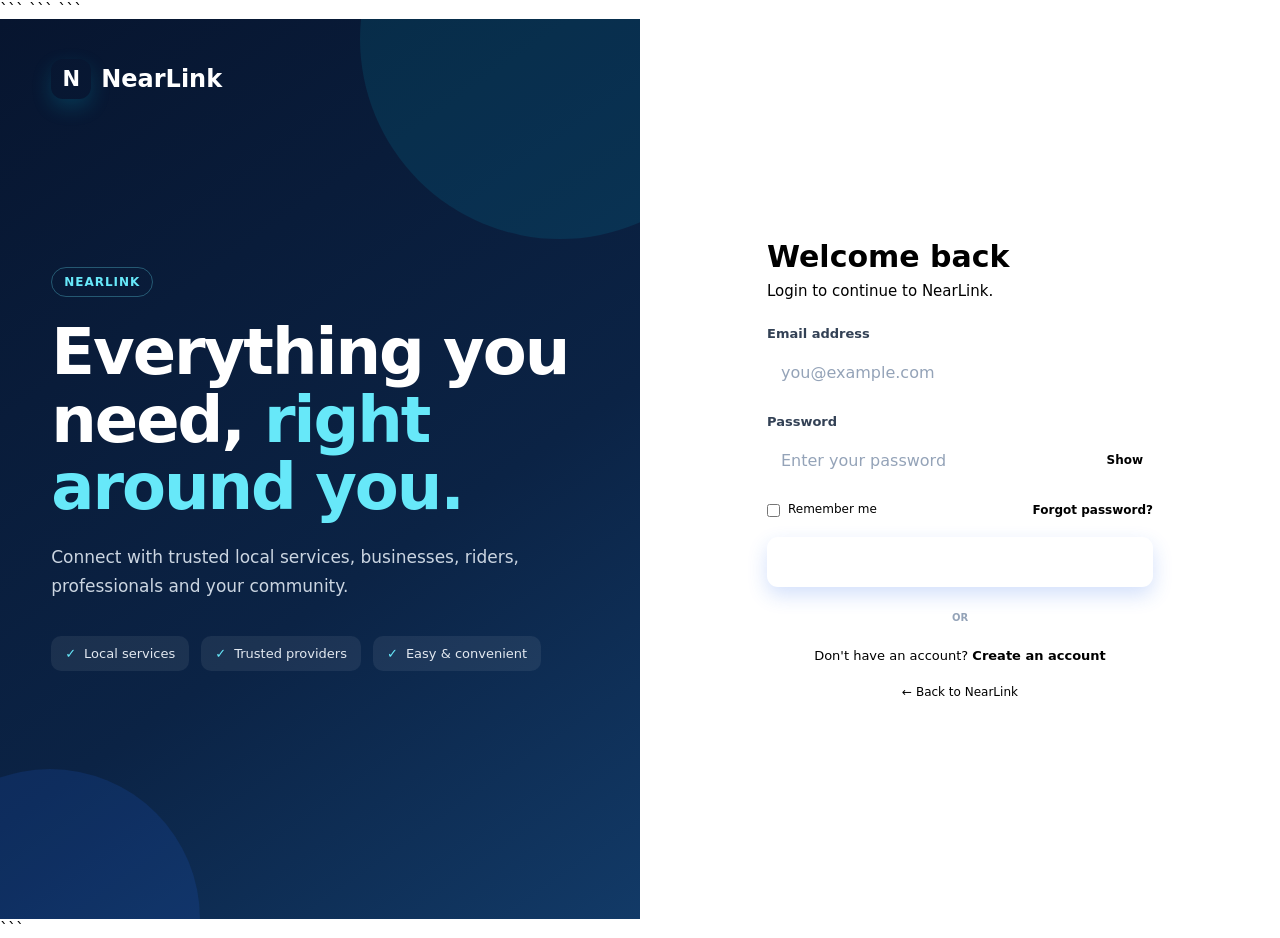
<file: login.html>
<!DOCTYPE html>

<html lang="en">
<head>
    <meta charset="UTF-8">
    <meta name="viewport" content="width=device-width, initial-scale=1.0">

```
<title>Login — NearLink</title>

<link rel="stylesheet" href="auth.css">
```

</head>

<body class="auth-page">

```
<main class="auth-container">

    <!-- BRAND SECTION -->
    <section class="auth-brand">

        <a href="index.html" class="auth-logo">
            <span class="logo-mark">N</span>
            <span>NearLink</span>
        </a>

        <div class="brand-content">

            <span class="brand-badge">NEARLINK</span>

            <h1>
                Everything you need,
                <span>right around you.</span>
            </h1>

            <p>
                Connect with trusted local services, businesses,
                riders, professionals and your community.
            </p>

            <div class="auth-benefits">

                <div>
                    <span>✓</span>
                    Local services
                </div>

                <div>
                    <span>✓</span>
                    Trusted providers
                </div>

                <div>
                    <span>✓</span>
                    Easy & convenient
                </div>

            </div>

        </div>

    </section>


    <!-- LOGIN CARD -->
    <section class="auth-card">

        <div class="auth-header">
            <h2>Welcome back</h2>
            <p>Login to continue to NearLink.</p>
        </div>


        <!-- AUTH MESSAGE -->
        <div id="authMessage" class="auth-message"></div>


        <!-- LOGIN FORM -->
        <form id="loginForm">

            <!-- EMAIL -->
            <div class="form-group">

                <label for="loginEmail">
                    Email address
                </label>

                <input
                    type="email"
                    id="loginEmail"
                    name="email"
                    placeholder="you@example.com"
                    autocomplete="email"
                    required
                >

            </div>


            <!-- PASSWORD -->
            <div class="form-group">

                <label for="loginPassword">
                    Password
                </label>

                <div class="password-wrapper">

                    <input
                        type="password"
                        id="loginPassword"
                        name="password"
                        placeholder="Enter your password"
                        autocomplete="current-password"
                        required
                    >

                    <button
                        type="button"
                        class="password-toggle"
                        data-target="loginPassword"
                        aria-label="Show password"
                    >
                        Show
                    </button>

                </div>

            </div>


            <!-- OPTIONS -->
            <div class="form-options">

                <label class="checkbox-label">

                    <input
                        type="checkbox"
                        id="rememberMe"
                    >

                    <span>
                        Remember me
                    </span>

                </label>


                <button
                    type="button"
                    id="forgotPassword"
                    class="text-button"
                >
                    Forgot password?
                </button>

            </div>


            <!-- LOGIN BUTTON -->
            <button
                type="submit"
                class="auth-btn"
                id="loginBtn"
            >
                Login
            </button>

        </form>


        <!-- DIVIDER -->
        <div class="divider">
            <span>OR</span>
        </div>


        <!-- SIGNUP -->
        <p class="auth-switch">

            Don't have an account?

            <a href="signup.html">
                Create an account
            </a>

        </p>


        <!-- HOME -->
        <a href="index.html" class="back-home">
            ← Back to NearLink
        </a>

    </section>

</main>


<!-- AUTH JAVASCRIPT -->
<script src="auth.js"></script>
```

</body>
</html>
</file>
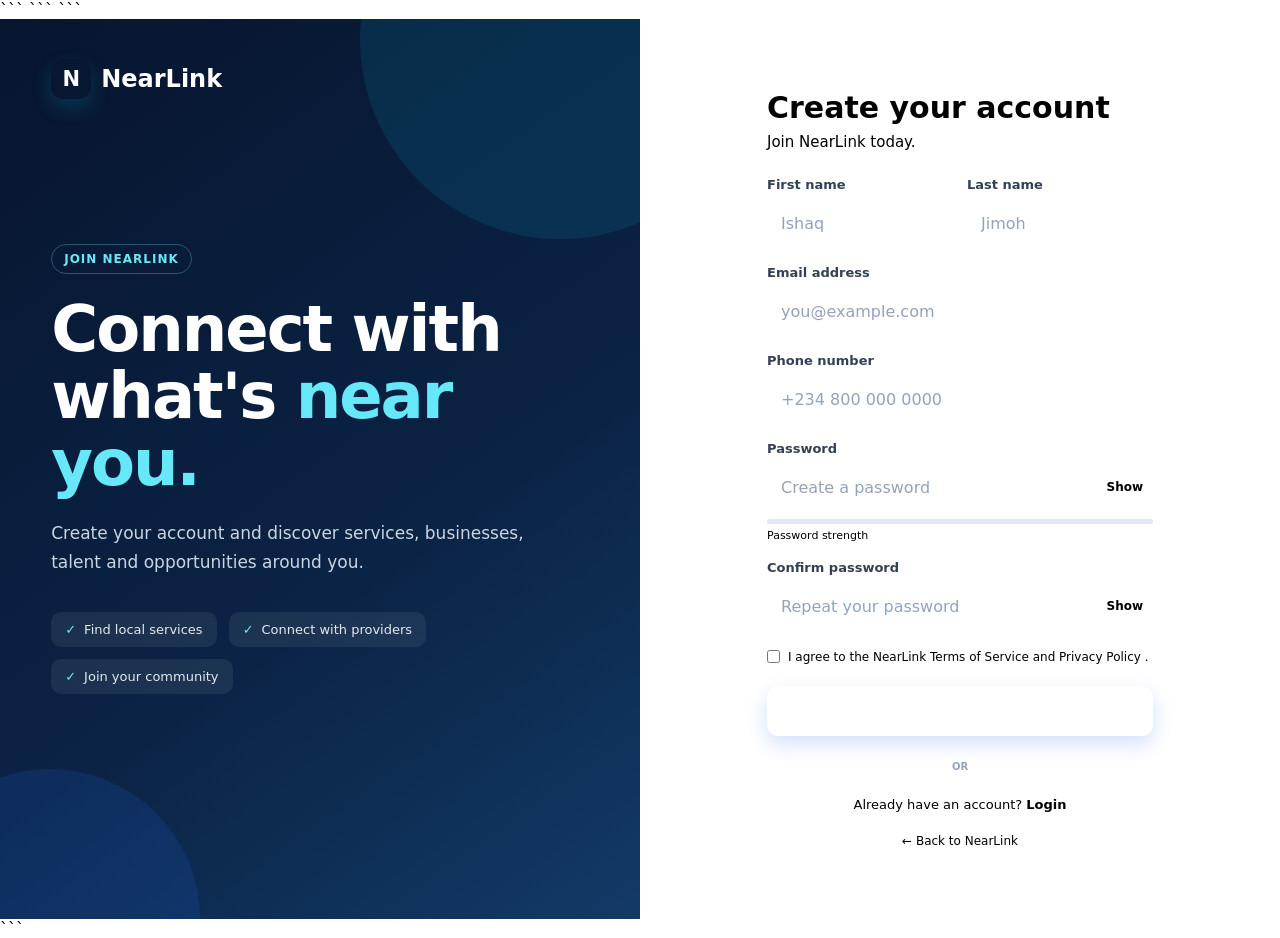
<file: signup.html>
<!DOCTYPE html>

<html lang="en">
<head>
    <meta charset="UTF-8">
    <meta name="viewport" content="width=device-width, initial-scale=1.0">
    <title>Create Account — NearLink</title>

```
<link rel="stylesheet" href="auth.css">
```

</head>

<body class="auth-page">

```
<main class="auth-container">

    <!-- BRAND SECTION -->
    <section class="auth-brand">

        <a href="index.html" class="auth-logo">
            <span class="logo-mark">N</span>
            <span>NearLink</span>
        </a>

        <div class="brand-content">

            <span class="brand-badge">JOIN NEARLINK</span>

            <h1>
                Connect with what's
                <span>near you.</span>
            </h1>

            <p>
                Create your account and discover services,
                businesses, talent and opportunities around you.
            </p>

            <div class="auth-benefits">

                <div>
                    <span>✓</span>
                    Find local services
                </div>

                <div>
                    <span>✓</span>
                    Connect with providers
                </div>

                <div>
                    <span>✓</span>
                    Join your community
                </div>

            </div>

        </div>

    </section>


    <!-- SIGNUP CARD -->
    <section class="auth-card signup-card">

        <div class="auth-header">
            <h2>Create your account</h2>
            <p>Join NearLink today.</p>
        </div>


        <!-- AUTH MESSAGE -->
        <div id="authMessage" class="auth-message"></div>


        <!-- SIGNUP FORM -->
        <form id="signupForm">

            <!-- NAME -->
            <div class="form-row">

                <div class="form-group">

                    <label for="firstName">
                        First name
                    </label>

                    <input
                        type="text"
                        id="firstName"
                        name="firstName"
                        placeholder="Ishaq"
                        autocomplete="given-name"
                        required
                    >

                </div>


                <div class="form-group">

                    <label for="lastName">
                        Last name
                    </label>

                    <input
                        type="text"
                        id="lastName"
                        name="lastName"
                        placeholder="Jimoh"
                        autocomplete="family-name"
                        required
                    >

                </div>

            </div>


            <!-- EMAIL -->
            <div class="form-group">

                <label for="signupEmail">
                    Email address
                </label>

                <input
                    type="email"
                    id="signupEmail"
                    name="email"
                    placeholder="you@example.com"
                    autocomplete="email"
                    required
                >

            </div>


            <!-- PHONE -->
            <div class="form-group">

                <label for="signupPhone">
                    Phone number
                </label>

                <input
                    type="tel"
                    id="signupPhone"
                    name="phone"
                    placeholder="+234 800 000 0000"
                    autocomplete="tel"
                >

            </div>


            <!-- PASSWORD -->
            <div class="form-group">

                <label for="signupPassword">
                    Password
                </label>

                <div class="password-wrapper">

                    <input
                        type="password"
                        id="signupPassword"
                        name="password"
                        placeholder="Create a password"
                        autocomplete="new-password"
                        required
                    >

                    <button
                        type="button"
                        class="password-toggle"
                        data-target="signupPassword"
                        aria-label="Show password"
                    >
                        Show
                    </button>

                </div>


                <!-- PASSWORD STRENGTH -->
                <div class="password-strength">

                    <div class="strength-bar">
                        <div id="strengthProgress"></div>
                    </div>

                    <span id="passwordStrength">
                        Password strength
                    </span>

                </div>

            </div>


            <!-- CONFIRM PASSWORD -->
            <div class="form-group">

                <label for="confirmPassword">
                    Confirm password
                </label>

                <div class="password-wrapper">

                    <input
                        type="password"
                        id="confirmPassword"
                        name="confirmPassword"
                        placeholder="Repeat your password"
                        autocomplete="new-password"
                        required
                    >

                    <button
                        type="button"
                        class="password-toggle"
                        data-target="confirmPassword"
                        aria-label="Show password"
                    >
                        Show
                    </button>

                </div>

            </div>


            <!-- TERMS -->
            <label class="terms-label">

                <input
                    type="checkbox"
                    id="acceptTerms"
                    required
                >

                <span>
                    I agree to the NearLink
                    <a href="#" onclick="return false;">
                        Terms of Service
                    </a>
                    and
                    <a href="#" onclick="return false;">
                        Privacy Policy
                    </a>.
                </span>

            </label>


            <!-- SUBMIT -->
            <button
                type="submit"
                class="auth-btn"
                id="signupBtn"
            >
                Create Account
            </button>

        </form>


        <!-- DIVIDER -->
        <div class="divider">
            <span>OR</span>
        </div>


        <!-- LOGIN -->
        <p class="auth-switch">

            Already have an account?

            <a href="login.html">
                Login
            </a>

        </p>


        <!-- HOME -->
        <a href="index.html" class="back-home">
            ← Back to NearLink
        </a>

    </section>

</main>


<!-- AUTH JAVASCRIPT -->
<script src="auth.js"></script>
```

</body>
</html>
</file>
<file: auth.css>
```css
:root {
    --primary: #2563eb;
    --primary-dark: #1d4ed8;
    --cyan: #06b6d4;

    --navy: #07152f;
    --navy-light: #0b2345;

    --white: #ffffff;
    --background: #f7faff;

    --text: #172033;
    --muted: #64748b;

    --border: #dbe4f0;

    --success: #10b981;
    --danger: #ef4444;

    --shadow: 0 20px 60px rgba(15, 23, 42, 0.12);
}

* {
    margin: 0;
    padding: 0;
    box-sizing: border-box;
}

html {
    scroll-behavior: smooth;
}

body {
    font-family:
        Inter,
        system-ui,
        -apple-system,
        BlinkMacSystemFont,
        "Segoe UI",
        sans-serif;

    background: var(--background);
    color: var(--text);
}

button,
input {
    font: inherit;
}

button {
    cursor: pointer;
}

/* =========================
   AUTH PAGE
========================= */

.auth-page {
    min-height: 100vh;

    background:
        radial-gradient(
            circle at top left,
            rgba(37, 99, 235, 0.12),
            transparent 35%
        ),
        var(--background);
}

.auth-container {
    min-height: 100vh;

    display: grid;
    grid-template-columns: 1fr 1fr;
}

/* =========================
   BRAND SIDE
========================= */

.auth-brand {
    position: relative;
    overflow: hidden;

    padding: 60px 8%;

    background:
        linear-gradient(
            145deg,
            #07152f,
            #0b2345 60%,
            #123a67
        );

    color: white;

    display: flex;
    flex-direction: column;
    justify-content: center;
}

.auth-brand::before {
    content: "";

    position: absolute;

    width: 400px;
    height: 400px;

    border-radius: 50%;

    background: rgba(6, 182, 212, 0.12);

    top: -180px;
    right: -120px;

    pointer-events: none;
}

.auth-brand::after {
    content: "";

    position: absolute;

    width: 300px;
    height: 300px;

    border-radius: 50%;

    background: rgba(37, 99, 235, 0.15);

    bottom: -150px;
    left: -100px;

    pointer-events: none;
}

/* =========================
   LOGO
========================= */

.auth-logo {
    position: absolute;

    top: 40px;
    left: 8%;

    display: inline-flex;
    align-items: center;
    gap: 10px;

    color: white;
    text-decoration: none;

    font-size: 24px;
    font-weight: 800;

    z-index: 5;
}

.logo-mark {
    width: 40px;
    height: 40px;

    display: grid;
    place-items: center;

    border-radius: 12px;

    background:
        linear-gradient(
            135deg,
            var(--primary),
            var(--cyan)
        );

    color: white;

    font-size: 21px;
    font-weight: 900;

    box-shadow:
        0 8px 20px rgba(6, 182, 212, 0.2);
}

/* =========================
   BRAND CONTENT
========================= */

.brand-content {
    position: relative;
    z-index: 2;

    max-width: 550px;
}

.brand-badge {
    display: inline-block;

    padding: 7px 12px;
    margin-bottom: 22px;

    border: 1px solid rgba(103, 232, 249, 0.3);
    border-radius: 999px;

    color: #67e8f9;

    font-size: 12px;
    font-weight: 800;

    letter-spacing: 1px;
}

.brand-content h1 {
    font-size: clamp(38px, 5vw, 64px);

    line-height: 1.05;

    margin-bottom: 22px;

    letter-spacing: -2px;
}

.brand-content h1 span {
    color: #67e8f9;
}

.brand-content p {
    max-width: 500px;

    color: #cbd5e1;

    font-size: 17px;
    line-height: 1.7;
}

/* =========================
   BENEFITS
========================= */

.auth-benefits {
    display: flex;
    flex-wrap: wrap;
    gap: 12px;

    margin-top: 35px;
}

.auth-benefits div {
    display: flex;
    align-items: center;
    gap: 8px;

    padding: 10px 14px;

    border-radius: 10px;

    background: rgba(255, 255, 255, 0.07);

    color: #e2e8f0;

    font-size: 13px;
}

.auth-benefits span {
    color: #67e8f9;

    font-weight: 900;
}

/* =========================
   AUTH CARD
========================= */

.auth-card {
    width: min(470px, calc(100% - 40px));

    margin: auto;

    padding: 42px;

    background: white;

    border: 1px solid var(--border);

    border-radius: 24px;

    box-shadow: var(--shadow);
}

.signup-card {
    max-height: 96vh;

    overflow-y: auto;

    scrollbar-width: thin;
    scrollbar-color: #cbd5e1 transparent;
}

.signup-card::-webkit-scrollbar {
    width: 6px;
}

.signup-card::-webkit-scrollbar-track {
    background: transparent;
}

.signup-card::-webkit-scrollbar-thumb {
    background: #cbd5e1;
    border-radius: 999px;
}

/* =========================
   AUTH HEADER
========================= */

.auth-header {
    margin-bottom: 26px;
}

.auth-header h2 {
    color: var(--text);

    font-size: 30px;

    margin-bottom: 8px;
}

.auth-header p {
    color: var(--muted);

    font-size: 15px;
}

/* =========================
   MESSAGE
========================= */

.auth-message {
    display: none;

    padding: 12px 14px;
    margin-bottom: 18px;

    border-radius: 10px;

    font-size: 14px;
    line-height: 1.5;
}

.auth-message.show {
    display: block;
}

.auth-message.success {
    background: #ecfdf5;

    border: 1px solid #a7f3d0;

    color: #047857;
}

.auth-message.error {
    background: #fef2f2;

    border: 1px solid #fecaca;

    color: #b91c1c;
}

/* =========================
   FORM
========================= */

.form-row {
    display: grid;

    grid-template-columns: 1fr 1fr;

    gap: 14px;
}

.form-group {
    margin-bottom: 18px;
}

.form-group label {
    display: block;

    margin-bottom: 7px;

    color: #334155;

    font-size: 13px;

    font-weight: 700;
}

.form-group input {
    width: 100%;

    height: 48px;

    padding: 0 14px;

    border: 1px solid var(--border);

    border-radius: 10px;

    outline: none;

    background: white;

    color: var(--text);

    transition:
        border-color 0.2s,
        box-shadow 0.2s,
        transform 0.2s;
}

.form-group input::placeholder {
    color: #94a3b8;
}

.form-group input:hover {
    border-color: #bfcee0;
}

.form-group input:focus {
    border-color: var(--primary);

    box-shadow:
        0 0 0 3px rgba(37, 99, 235, 0.1);
}

/* =========================
   PASSWORD
========================= */

.password-wrapper {
    position: relative;
}

.password-wrapper input {
    padding-right: 70px;
}

.password-toggle {
    position: absolute;

    right: 10px;
    top: 50%;

    transform: translateY(-50%);

    border: 0;

    background: transparent;

    color: var(--primary);

    font-size: 12px;

    font-weight: 700;
}

.password-toggle:hover {
    color: var(--primary-dark);
}

/* =========================
   PASSWORD STRENGTH
========================= */

.password-strength {
    margin-top: 8px;
}

.strength-bar {
    width: 100%;
    height: 5px;

    overflow: hidden;

    border-radius: 999px;

    background: #e2e8f0;
}

#strengthProgress {
    width: 0;
    height: 100%;

    border-radius: inherit;

    transition: width 0.25s ease;
}

#passwordStrength {
    display: block;

    margin-top: 5px;

    color: var(--muted);

    font-size: 11px;
}

/* =========================
   OPTIONS
========================= */

.form-options {
    display: flex;

    align-items: center;

    justify-content: space-between;

    margin: 5px 0 20px;
}

.checkbox-label,
.terms-label {
    display: flex;

    align-items: flex-start;

    gap: 8px;

    color: var(--muted);

    font-size: 12px;

    cursor: pointer;
}

.checkbox-label input,
.terms-label input {
    accent-color: var(--primary);

    margin-top: 2px;
}

.text-button {
    border: 0;

    background: transparent;

    color: var(--primary);

    font-size: 12px;

    font-weight: 700;
}

.text-button:hover {
    text-decoration: underline;
}

/* =========================
   TERMS
========================= */

.terms-label {
    margin: 4px 0 20px;

    line-height: 1.5;
}

.terms-label a {
    color: var(--primary);

    text-decoration: none;
}

.terms-label a:hover {
    text-decoration: underline;
}

/* =========================
   BUTTON
========================= */

.auth-btn {
    width: 100%;

    height: 50px;

    border: 0;

    border-radius: 11px;

    background:
        linear-gradient(
            135deg,
            var(--primary),
            var(--cyan)
        );

    color: white;

    font-size: 15px;

    font-weight: 800;

    box-shadow:
        0 8px 20px rgba(37, 99, 235, 0.2);

    transition:
        transform 0.2s,
        box-shadow 0.2s,
        opacity 0.2s;
}

.auth-btn:hover {
    transform: translateY(-1px);

    box-shadow:
        0 12px 25px rgba(37, 99, 235, 0.28);
}

.auth-btn:active {
    transform: translateY(0);
}

.auth-btn:disabled {
    opacity: 0.7;

    cursor: not-allowed;

    transform: none;
}

/* =========================
   DIVIDER
========================= */

.divider {
    display: flex;

    align-items: center;

    gap: 12px;

    margin: 25px 0;

    color: #94a3b8;

    font-size: 10px;

    font-weight: 700;
}

.divider::before,
.divider::after {
    content: "";

    flex: 1;

    height: 1px;

    background: var(--border);
}

/* =========================
   ACCOUNT SWITCH
========================= */

.auth-switch {
    text-align: center;

    color: var(--muted);

    font-size: 13px;
}

.auth-switch a {
    color: var(--primary);

    font-weight: 800;

    text-decoration: none;
}

.auth-switch a:hover {
    text-decoration: underline;
}

/* =========================
   BACK HOME
========================= */

.back-home {
    display: block;

    margin-top: 22px;

    color: var(--muted);

    text-align: center;

    font-size: 12px;

    text-decoration: none;

    transition: color 0.2s;
}

.back-home:hover {
    color: var(--primary);
}

/* =========================
   RESPONSIVE
========================= */

@media (max-width: 900px) {

    .auth-container {
        grid-template-columns: 1fr;
    }

    .auth-brand {
        min-height: 360px;

        padding: 110px 8% 50px;
    }

    .auth-logo {
        top: 30px;
    }

    .brand-content h1 {
        font-size: 42px;
    }

    .auth-card {
        margin: 40px auto;
    }
}

/* =========================
   MOBILE
========================= */

@media (max-width: 520px) {

    .auth-brand {
        min-height: 330px;

        padding: 100px 25px 35px;
    }

    .auth-logo {
        left: 25px;
    }

    .brand-content h1 {
        font-size: 35px;

        letter-spacing: -1px;
    }

    .brand-content p {
        font-size: 14px;
    }

    .auth-benefits {
        display: none;
    }

    .auth-card {
        width: calc(100% - 24px);

        padding: 28px 22px;

        border-radius: 18px;
    }

    .form-row {
        grid-template-columns: 1fr;

        gap: 0;
    }

    .auth-header h2 {
        font-size: 26px;
    }

    .form-options {
        gap: 10px;
    }
}

/* =========================
   VERY SMALL SCREENS
========================= */

@media (max-width: 360px) {

    .auth-brand {
        padding-left: 20px;
        padding-right: 20px;
    }

    .auth-logo {
        left: 20px;
    }

    .auth-card {
        width: calc(100% - 16px);

        padding: 24px 18px;
    }

    .brand-content h1 {
        font-size: 31px;
    }
}
```
</file>
